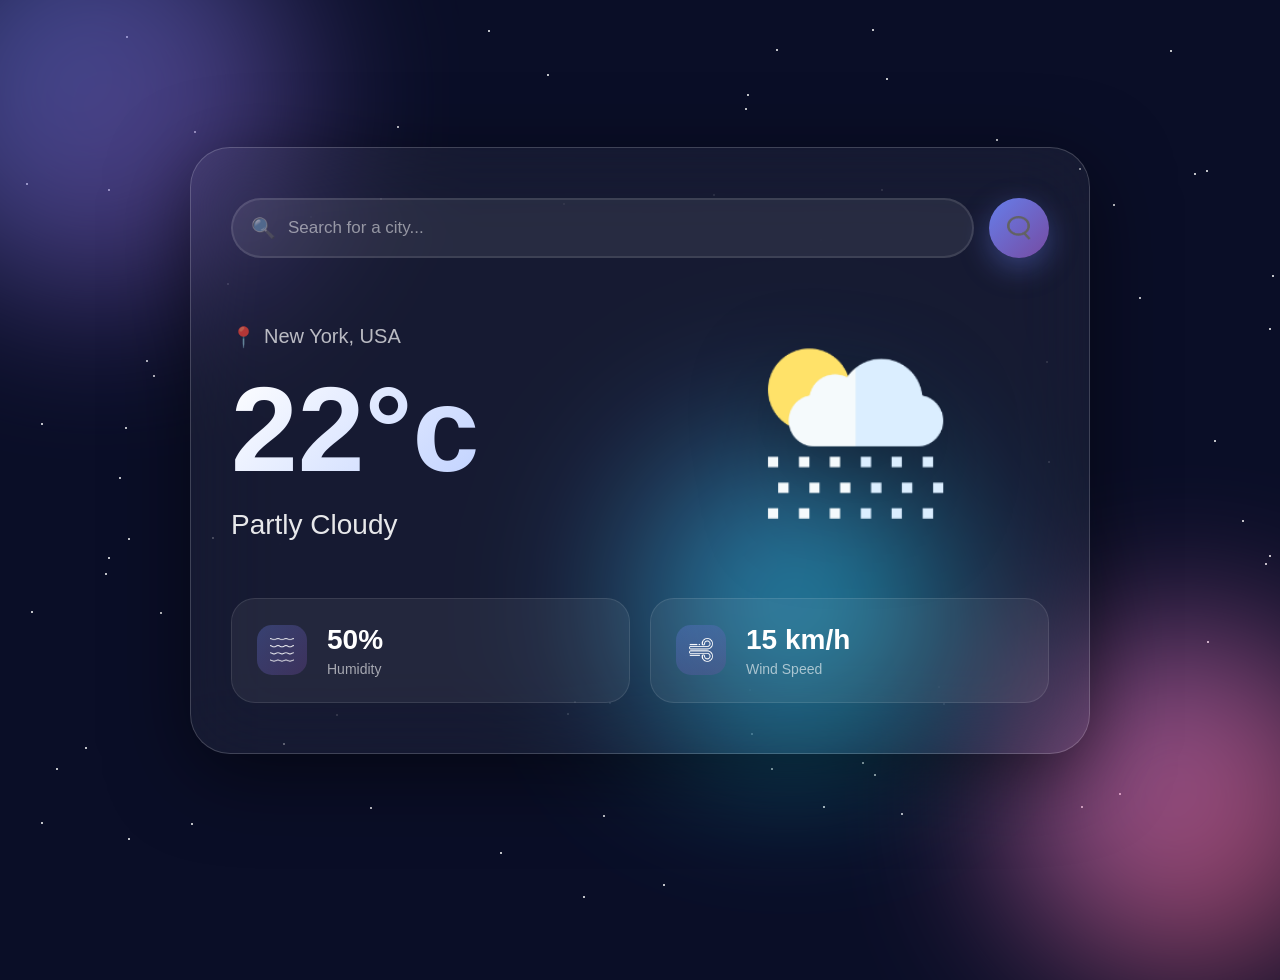
<file: index.html>
<!DOCTYPE html>
<html lang="en">
<head>
    <meta charset="UTF-8">
    <meta name="viewport" content="width=device-width, initial-scale=1.0">
    <title>Weather-App</title>
    <link rel="stylesheet" href="Weather.css">
</head>
<body>

    <div class="stars"></div>
    <div class="orb orb1"></div>
    <div class="orb orb2"></div>    
    <div class="orb orb3"></div>

    <div class="container">
        <div class="card">

            <div class="search-section">
                <div class="search-wrapper">
                    <input type="text" placeholder="Search for a city..." spellcheck="false">
                </div>
                <button class="search-btn">
                    <img src="images/search.png" alt="search" style="width:24px; height:24px;">
                </button>
            </div>

            <div class="weather-main">
                <div class="weather-left">
                    <div class="location">
                        <span>📍</span>
                        <span class="city">New York, USA</span>
                       
                    </div>
                    <div class="temperature">22°c</div>
                    <div class="description">Partly Cloudy</div>
                </div>
                <div class="weather-right">
                    
                    <img src="images/rain.png" class="weather-icon-large" alt="weather icon">
                </div>
            </div>

            <div class="weather-details">
                <div class="detail-card">
                    <div class="detail-icon">
                        <img src="images/humidity.png" alt="humidity" style="width:24px; height:24px;">
                    </div>
                    <div class="detail-info">
                        <h3 class="humidity">50%</h3>
                        <p>Humidity</p>
                    </div>
                </div>

                <div class="detail-card">
                    <div class="detail-icon">
                        <img src="images/wind.png" alt="wind" style="width:24px; height:24px;">
                    </div>
                    <div class="detail-info">
                        <h3 class="wind">15 km/h</h3>
                        <p>Wind Speed</p>
                    </div>
                </div>
            </div>

        </div>
    </div>

    <script src="Weather.js"></script>

</body>
</html>
</file>
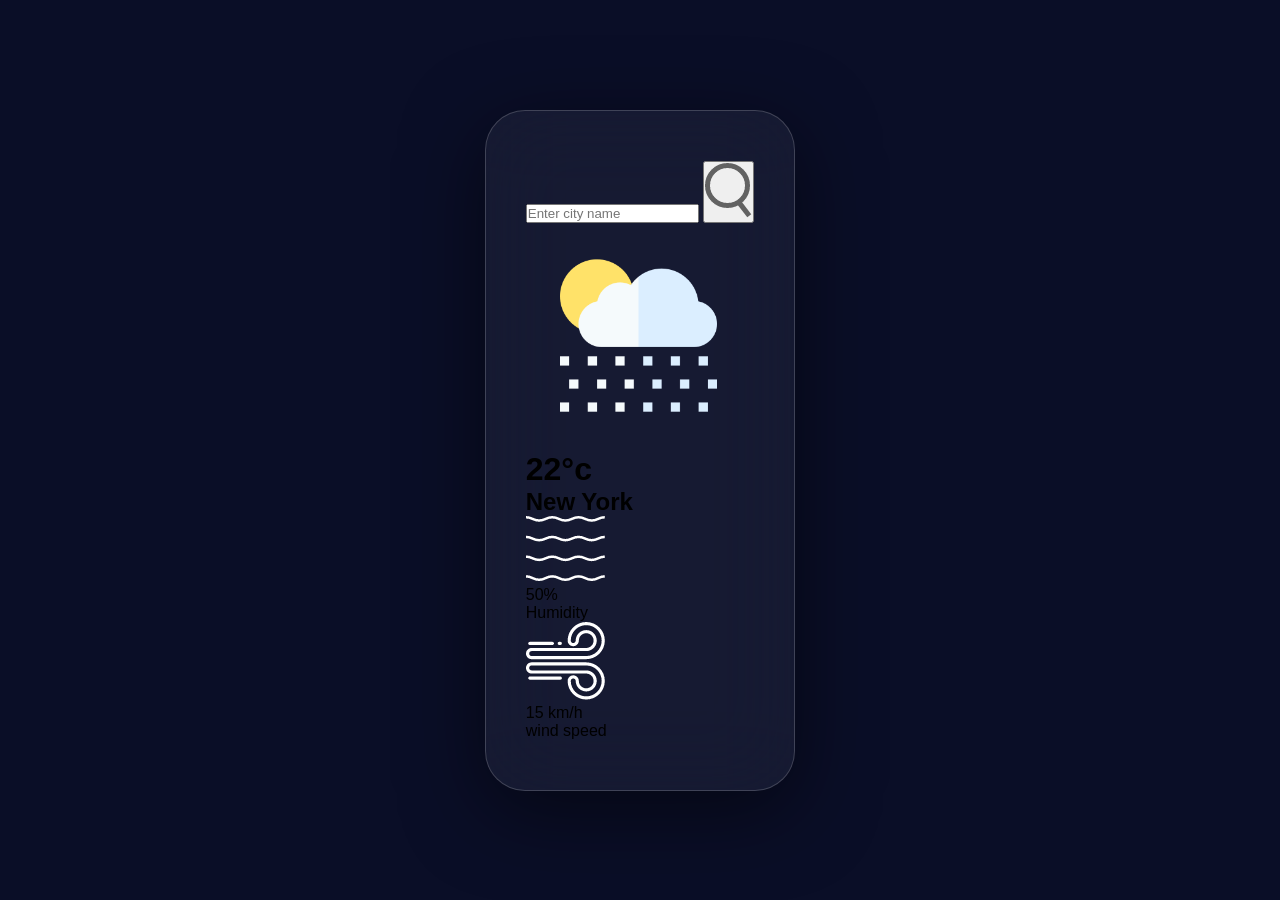
<file: Weather.html>
<!DOCTYPE html>
<html lang="en">
<head>
    <meta charset="UTF-8">
    <meta name="viewport" content="width=device-width, initial-scale=1.0">
    <title>WeatherApp</title>
    <link rel="stylesheet" href="https://cdnjs.cloudflare.com/ajax/libs/font-awesome/6.7.2/css/all.min.css" integrity="sha512-Evv84Mr4kqVGRNSgIGL/F/aIDqQb7xQ2vcrdIwxfjThSH8CSR7PBEakCr51Ck+w+/U6swU2Im1vVX0SVk9ABhg==" crossorigin="anonymous" referrerpolicy="no-referrer" />
    <link rel="stylesheet" href="Weather.css">
</head>
<body>
    <div class="card">
        <div class="search">
            <input type="text" placeholder="Enter city name"
            spellcheck="false">
            <button>
                <img src="images/search.png" alt="">
            </button>
        </div>
        <div class="weather">
            <img src="images/rain.png"class="weather-icon">
            <h1 class="temp">22°c</h1>
            <h2 class="city">New York</h2>
            <div class="details">
                <div class="col">
                    <img src="images/humidity.png">
                    <div><p class="humidity">50%</p>
                    <p>Humidity</p></div>
                </div>
                <div class="col">
                    <img src="images/wind.png">
                    <div><p class="wind">15 km/h</p>
                    <p>wind speed</p></div>
                </div>
            </div>
        </div>
    </div>
 <script>
    const apikey="1ecd47455ab15d85cc5c2950f558b7be";
    const apiURl="https://api.openweathermap.org/data/2.5/weather?units=metric&q=";

    const searchbox = document.querySelector(".search input");
    const searchbtn = document.querySelector(".search button");
    const weatherIcon= document.querySelector(".weather-icon")
    async function checkweather(city){
        const response = await fetch(apiURl + city +`&appid=${apikey}` );
        var data =await response.json();
        console.log(data);


        document.querySelector(".city").innerHTML=data.name;
        document.querySelector(".temp").innerHTML=Math.round(data.main.temp)+"°c";
        document.querySelector(".humidity").innerHTML=data.main.humidity+"%";
        document.querySelector(".wind").innerHTML=data.wind.speed+"km/h";
        async function checkweather(city) {
    try {
        const response = await fetch(apiURl + city + `&appid=${apikey}`);
        if (!response.ok) {
            alert("City not found. Please enter a valid city name.");
            return;
        }
        const data = await response.json();
        updateUI(data);
    } catch (error) {
        alert("Error fetching data. Please check your internet connection.");
    }
}


        if(data.weather[0].main=="Clouds"){
            weatherIcon.src="images/clouds.png"
        }
        else if(data.weather[0].main=="Clear"){
            weatherIcon.src="images/clear.png"
        }
        else if(data.weather[0].main=="Rain"){
            weatherIcon.src="images/rain.png"
        }
        else if(data.weather[0].main=="Drizzle"){
            weatherIcon.src="images/drizzle.png"
        }
        else if(data.weather[0].main=="Mist"){
            weatherIcon.src="images/mist.png"
        }

    } 
    searchbtn.addEventListener("click",()=>{ 
        checkweather(searchbox.value);

    searchbox.addEventListener("keypress", (event) => {
    if (event.key === "Enter") {
        checkweather(searchbox.value);
           }
        });


    })
    
 </script>   
</body>
</html>
</file>
<file: Weather.css>
* {
    margin: 0;
    padding: 0;
    font-family: 'Poppins', sans-serif;
    box-sizing: border-box;
}

body {
    min-height: 100vh;
    background: #0a0e27;
    display: flex;
    justify-content: center;
    align-items: center;
    padding: 20px;
    position: relative;
    overflow: hidden;
}

.stars {
    position: absolute;
    width: 100%;
    height: 100%;
    overflow: hidden;
}

.star {
    position: absolute;
    width: 2px;
    height: 2px;
    background: white;
    border-radius: 50%;
    animation: twinkle 3s infinite;
}

@keyframes twinkle {
    0%, 100% { opacity: 0.3; }
    50% { opacity: 1; }
}

.orb {
    position: absolute;
    border-radius: 50%;
    filter: blur(80px);
    opacity: 0.6;
    animation: float 20s infinite ease-in-out;
}

.orb1 {
    width: 400px;
    height: 400px;
    background: linear-gradient(135deg, #667eea, #764ba2);
    top: -100px;
    left: -100px;
}

.orb2 {
    width: 350px;
    height: 350px;
    background: linear-gradient(135deg, #f093fb, #f5576c);
    bottom: -80px;
    right: -80px;
    animation-delay: -5s;
}

.orb3 {
    width: 300px;
    height: 300px;
    background: linear-gradient(135deg, #4facfe, #00f2fe);
    top: 50%;
    left: 50%;
    animation-delay: -10s;
}

@keyframes float {
    0%, 100% { transform: translate(0,0) scale(1); }
    33% { transform: translate(50px,-50px) scale(1.1); }
    66% { transform: translate(-50px,50px) scale(0.9); }
}

.container {
    width: 90%;
    max-width: 900px;
    position: relative;
    z-index: 10;
}

.card {
    background: rgba(255, 255, 255, 0.05);
    backdrop-filter: blur(40px);
    border: 1px solid rgba(255, 255, 255, 0.18);
    border-radius: 40px;
    padding: 50px 40px;
    box-shadow: 0 20px 80px rgba(0,0,0,0.5);
    animation: slideUp 0.8s ease-out;
}

@keyframes slideUp {
    from { opacity: 0; transform: translateY(50px); }
    to { opacity: 1; transform: translateY(0); }
}

.search-section {
    display: flex;
    gap: 15px;
    margin-bottom: 50px;
}

.search-wrapper {
    flex: 1;
    position: relative;
}

.search-wrapper::before {
    content: '🔍';
    position: absolute;
    left: 20px;
    top: 50%;
    transform: translateY(-50%);
    font-size: 20px;
    opacity: 0.5;
}

.search-section input {
    width: 100%;
    height: 60px;
    border-radius: 30px;
    border: 2px solid rgba(255,255,255,0.1);
    background: rgba(255,255,255,0.08);
    color: #fff;
    font-size: 17px;
    padding: 0 25px 0 55px;
    outline: none;
    transition: all 0.3s;
}

.search-section input::placeholder {
    color: rgba(255,255,255,0.5);
}

.search-section input:focus {
    border-color: rgba(255,255,255,0.3);
    background: rgba(255,255,255,0.12);
}

.search-btn {
    width: 60px;
    height: 60px;
    border-radius: 50%;
    border: none;
    background: linear-gradient(135deg, #667eea, #764ba2);
    cursor: pointer;
    display: flex;
    align-items: center;
    justify-content: center;
    transition: all 0.3s;
    box-shadow: 0 10px 30px rgba(102,126,234,0.4);
}

.search-btn:hover {
    transform: scale(1.1) rotate(90deg);
    box-shadow: 0 15px 40px rgba(102,126,234,0.6);
}

.weather-main {
    display: grid;
    grid-template-columns: 1fr 1fr;
    gap: 40px;
    align-items: center;
    margin-bottom: 40px;
}

.weather-left { text-align: left; }
.location {
    font-size: 20px;
    color: rgba(255,255,255,0.7);
    margin-bottom: 10px;
    display: flex;
    align-items: center;
    gap: 8px;
}

.temperature {
    font-size: 120px;
    font-weight: 700;
    color: #fff;
    line-height: 1;
    margin: 20px 0;
    background: linear-gradient(135deg, #fff, #a8c0ff);
    -webkit-background-clip: text;
    -webkit-text-fill-color: transparent;
}

.description {
    font-size: 28px;
    color: rgba(255,255,255,0.9);
    font-weight: 300;
}

.weather-right {
    display: flex;
    justify-content: center;
    position: relative;
}

.weather-icon-large {
    width: 250px;
    height: 250px;
    filter: drop-shadow(0 20px 40px rgba(0,0,0,0.3));
    animation: iconBounce 3s ease-in-out infinite;
}

@keyframes iconBounce {
    0%,100% { transform: translateY(0); }
    50% { transform: translateY(-20px); }
}

.weather-details {
    display: grid;
    grid-template-columns: repeat(auto-fit, minmax(200px,1fr));
    gap: 20px;
}

.detail-card {
    background: rgba(255,255,255,0.06);
    border: 1px solid rgba(255,255,255,0.1);
    border-radius: 24px;
    padding: 25px;
    display: flex;
    align-items: center;
    gap: 20px;
    transition: all 0.3s;
}

.detail-card:hover {
    background: rgba(255,255,255,0.1);
    transform: translateY(-5px);
}

.detail-icon {
    width: 50px;
    height: 50px;
    background: linear-gradient(135deg, rgba(102,126,234,0.3), rgba(118,75,162,0.3));
    border-radius: 15px;
    display: flex;
    align-items: center;
    justify-content: center;
    font-size: 24px;
}

.detail-info h3 {
    font-size: 28px;
    font-weight: 600;
    color: #fff;
    margin-bottom: 5px;
}

.detail-info p {
    font-size: 14px;
    color: rgba(255,255,255,0.6);
    font-weight: 300;
}

@media (max-width:768px){
    .weather-main { grid-template-columns: 1fr; text-align:center; }
    .weather-left { text-align:center; }
    .location { justify-content:center; }
    .temperature { font-size:80px; }
    .weather-icon-large { width:180px; height:180px; }
    .card { padding:35px 25px; }
}
</file>
